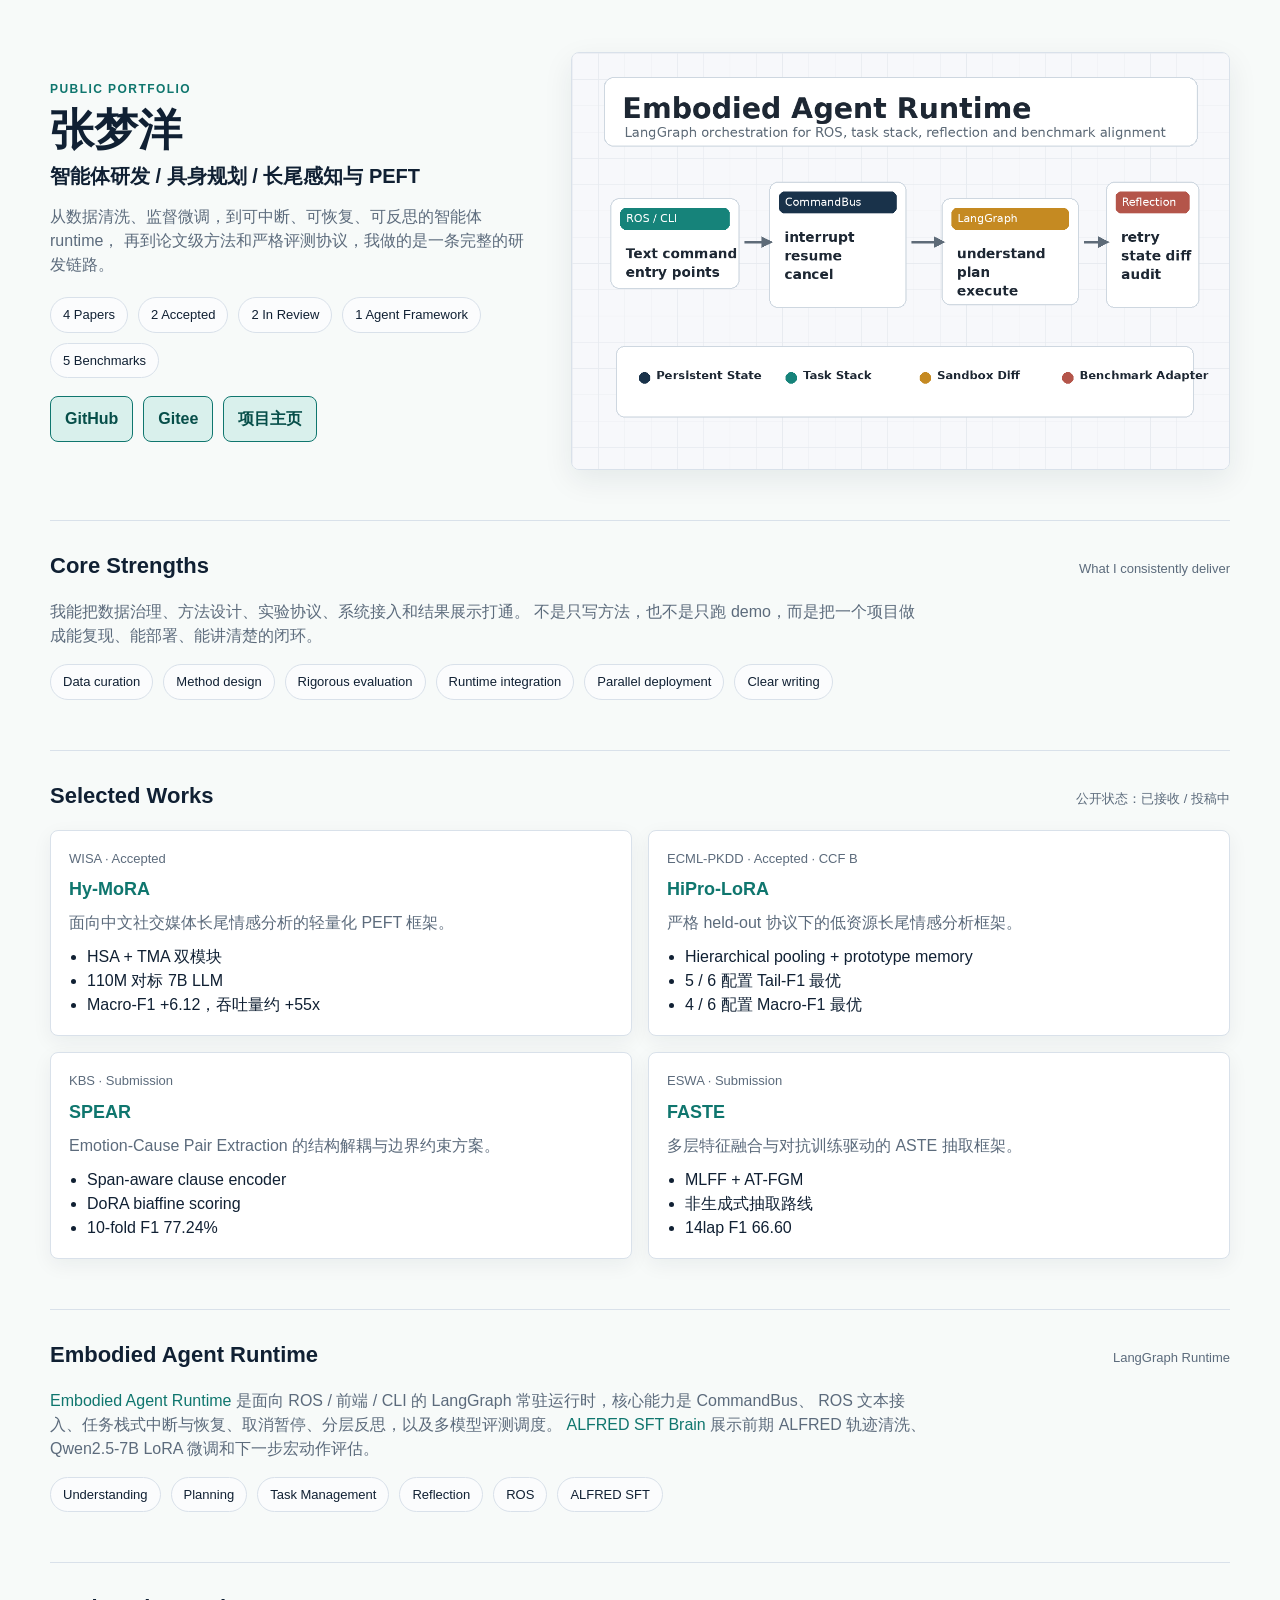
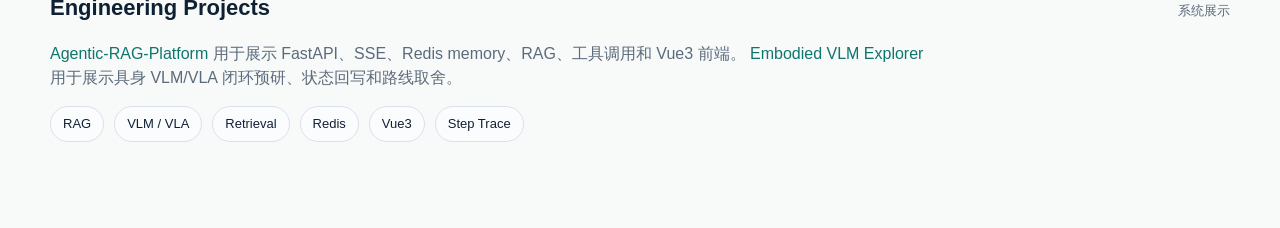
<file: index.html>
<!doctype html>
<html lang="zh-CN">
<head>
  <meta charset="utf-8">
  <meta name="viewport" content="width=device-width, initial-scale=1">
  <title>张梦洋 | Public Portfolio</title>
  <link rel="stylesheet" href="site/styles.css">
</head>
<body>
  <main class="page">
    <section class="hero">
      <div class="hero-grid">
        <div>
          <div class="eyebrow">PUBLIC PORTFOLIO</div>
          <h1>张梦洋</h1>
          <p class="lead">智能体研发 / 具身规划 / 长尾感知与 PEFT</p>
          <p class="summary">
            从数据清洗、监督微调，到可中断、可恢复、可反思的智能体 runtime，
            再到论文级方法和严格评测协议，我做的是一条完整的研发链路。
          </p>
          <div class="chips">
            <span>4 Papers</span>
            <span>2 Accepted</span>
            <span>2 In Review</span>
            <span>1 Agent Framework</span>
            <span>5 Benchmarks</span>
          </div>
          <div class="links">
            <a href="https://github.com/my420254">GitHub</a>
            <a href="https://gitee.com/my420254">Gitee</a>
            <a href="README.md">项目主页</a>
          </div>
        </div>
        <figure class="hero-visual">
          <img src="site/agent-runtime-visual.png" alt="Embodied Agent Runtime workflow">
        </figure>
      </div>
    </section>

    <section class="section">
      <div class="section-head">
        <h2>Core Strengths</h2>
        <span>What I consistently deliver</span>
      </div>
      <div class="feature">
        <p>
          我能把数据治理、方法设计、实验协议、系统接入和结果展示打通。
          不是只写方法，也不是只跑 demo，而是把一个项目做成能复现、能部署、能讲清楚的闭环。
        </p>
        <div class="mini-grid">
          <span>Data curation</span>
          <span>Method design</span>
          <span>Rigorous evaluation</span>
          <span>Runtime integration</span>
          <span>Parallel deployment</span>
          <span>Clear writing</span>
        </div>
      </div>
    </section>

    <section class="section">
      <div class="section-head">
        <h2>Selected Works</h2>
        <span>公开状态：已接收 / 投稿中</span>
      </div>

      <div class="grid">
        <article class="card">
          <div class="meta">WISA · Accepted</div>
          <h3><a href="https://github.com/my420254/Hy-Mora">Hy-MoRA</a></h3>
          <p>面向中文社交媒体长尾情感分析的轻量化 PEFT 框架。</p>
          <ul>
            <li>HSA + TMA 双模块</li>
            <li>110M 对标 7B LLM</li>
            <li>Macro-F1 +6.12，吞吐量约 +55x</li>
          </ul>
        </article>

        <article class="card">
          <div class="meta">ECML-PKDD · Accepted · CCF B</div>
          <h3><a href="https://github.com/my420254/HiPro-LoRA">HiPro-LoRA</a></h3>
          <p>严格 held-out 协议下的低资源长尾情感分析框架。</p>
          <ul>
            <li>Hierarchical pooling + prototype memory</li>
            <li>5 / 6 配置 Tail-F1 最优</li>
            <li>4 / 6 配置 Macro-F1 最优</li>
          </ul>
        </article>

        <article class="card">
          <div class="meta">KBS · Submission</div>
          <h3><a href="https://github.com/my420254/SPEAR">SPEAR</a></h3>
          <p>Emotion-Cause Pair Extraction 的结构解耦与边界约束方案。</p>
          <ul>
            <li>Span-aware clause encoder</li>
            <li>DoRA biaffine scoring</li>
            <li>10-fold F1 77.24%</li>
          </ul>
        </article>

        <article class="card">
          <div class="meta">ESWA · Submission</div>
          <h3><a href="https://github.com/my420254/FASTE">FASTE</a></h3>
          <p>多层特征融合与对抗训练驱动的 ASTE 抽取框架。</p>
          <ul>
            <li>MLFF + AT-FGM</li>
            <li>非生成式抽取路线</li>
            <li>14lap F1 66.60</li>
          </ul>
        </article>
      </div>
    </section>

    <section class="section">
      <div class="section-head">
        <h2>Embodied Agent Runtime</h2>
        <span>LangGraph Runtime</span>
      </div>
      <div class="feature">
        <p>
          <a href="https://github.com/my420254/Embodied-Agent-Runtime">Embodied Agent Runtime</a>
          是面向 ROS / 前端 / CLI 的 LangGraph 常驻运行时，核心能力是 CommandBus、
          ROS 文本接入、任务栈式中断与恢复、取消暂停、分层反思，以及多模型评测调度。
          <a href="https://github.com/my420254/ALFRED-SFT-Brain">ALFRED SFT Brain</a>
          展示前期 ALFRED 轨迹清洗、Qwen2.5-7B LoRA 微调和下一步宏动作评估。
        </p>
        <div class="mini-grid">
          <span>Understanding</span>
          <span>Planning</span>
          <span>Task Management</span>
          <span>Reflection</span>
          <span>ROS</span>
          <span>ALFRED SFT</span>
        </div>
      </div>
    </section>

    <section class="section">
      <div class="section-head">
        <h2>Engineering Projects</h2>
        <span>系统展示</span>
      </div>
      <div class="feature">
        <p>
          <a href="https://github.com/my420254/Agentic-RAG-Platform">Agentic-RAG-Platform</a>
          用于展示 FastAPI、SSE、Redis memory、RAG、工具调用和 Vue3 前端。
          <a href="https://github.com/my420254/Embodied-VLM-Explorer">Embodied VLM Explorer</a>
          用于展示具身 VLM/VLA 闭环预研、状态回写和路线取舍。
        </p>
        <div class="mini-grid">
          <span>RAG</span>
          <span>VLM / VLA</span>
          <span>Retrieval</span>
          <span>Redis</span>
          <span>Vue3</span>
          <span>Step Trace</span>
        </div>
      </div>
    </section>
  </main>
</body>
</html>
</file>
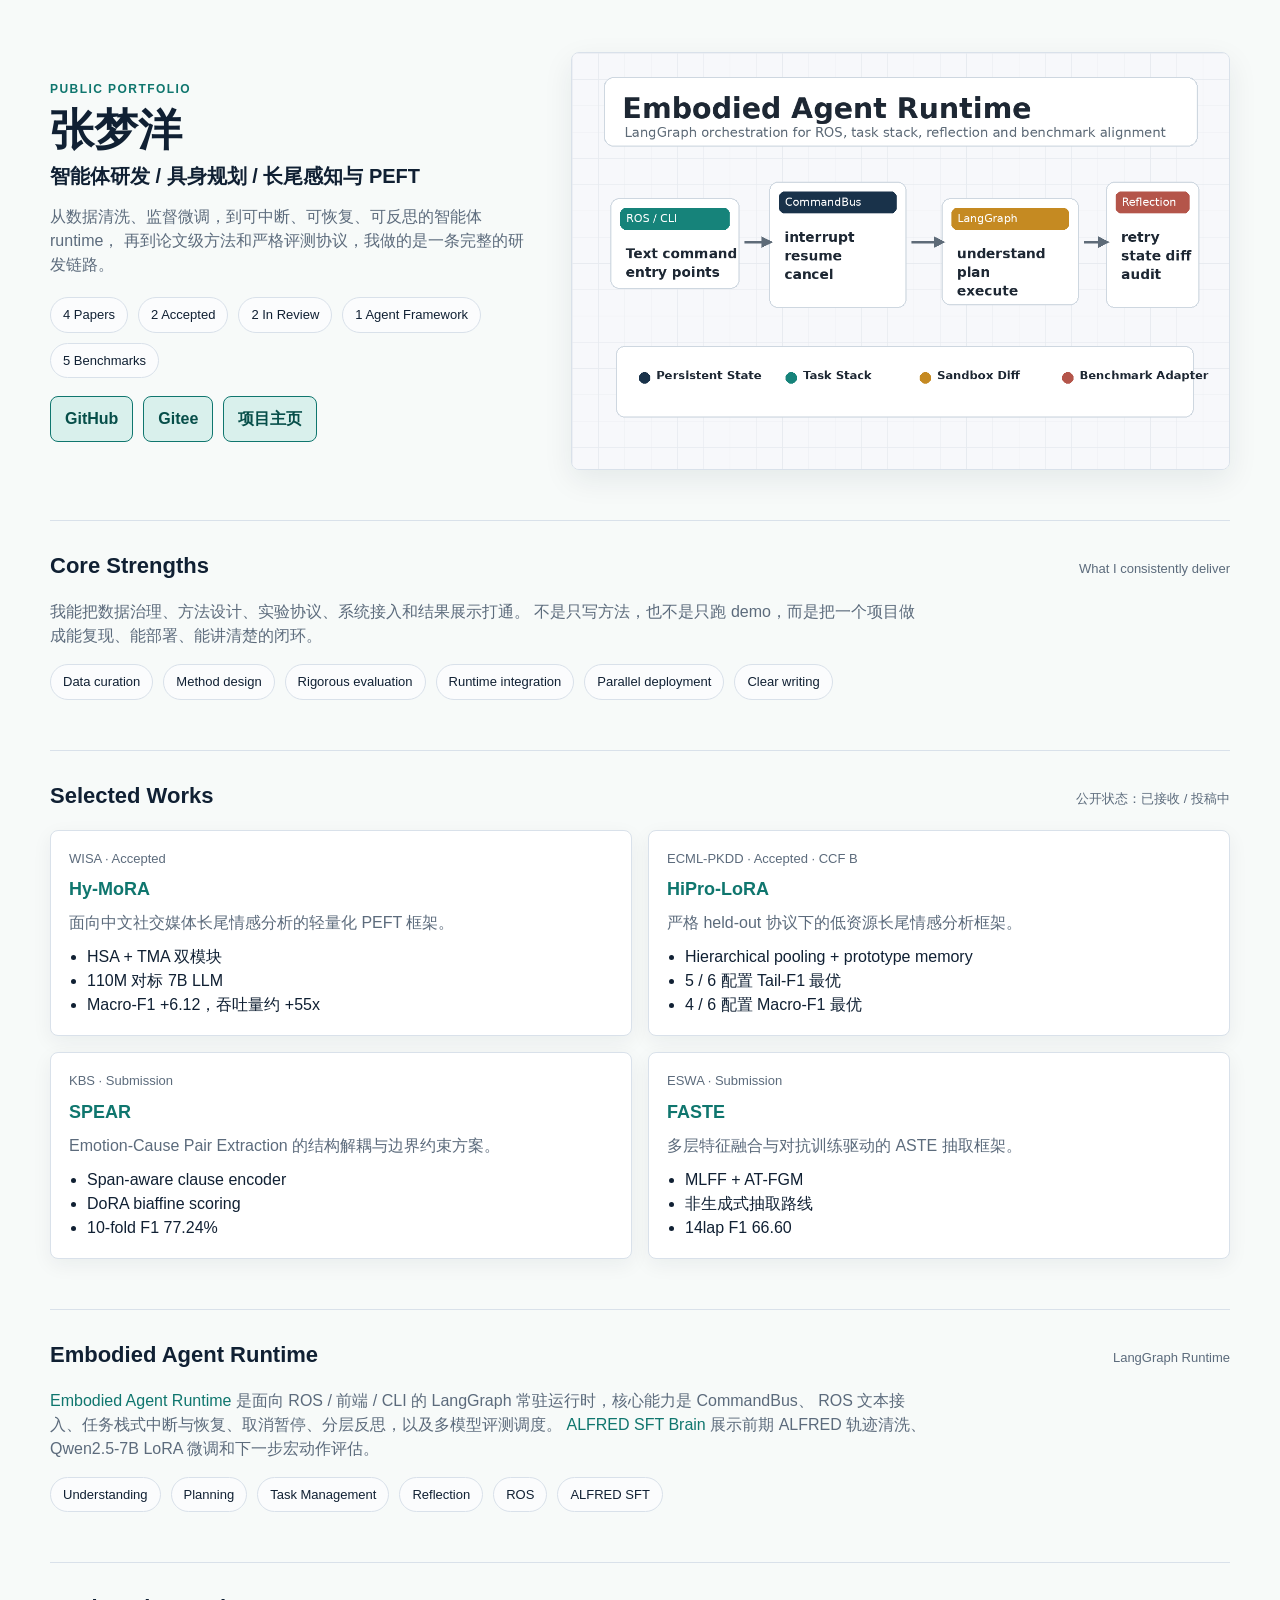
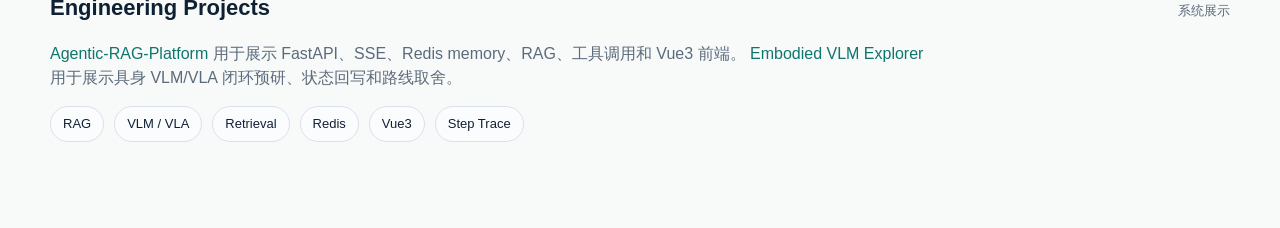
<file: site/index.html>
<!doctype html>
<html lang="zh-CN">
<head>
  <meta charset="utf-8">
  <meta name="viewport" content="width=device-width, initial-scale=1">
  <title>张梦洋 | Public Portfolio</title>
  <link rel="stylesheet" href="styles.css">
</head>
<body>
  <main class="page">
    <section class="hero">
      <div class="hero-grid">
        <div>
          <div class="eyebrow">PUBLIC PORTFOLIO</div>
          <h1>张梦洋</h1>
          <p class="lead">智能体研发 / 具身规划 / 长尾感知与 PEFT</p>
          <p class="summary">
            从数据清洗、监督微调，到可中断、可恢复、可反思的智能体 runtime，
            再到论文级方法和严格评测协议，我做的是一条完整的研发链路。
          </p>
          <div class="chips">
            <span>4 Papers</span>
            <span>2 Accepted</span>
            <span>2 In Review</span>
            <span>1 Agent Framework</span>
            <span>5 Benchmarks</span>
          </div>
          <div class="links">
            <a href="https://github.com/my420254">GitHub</a>
            <a href="https://gitee.com/my420254">Gitee</a>
            <a href="../README.md">项目主页</a>
          </div>
        </div>
        <figure class="hero-visual">
          <img src="agent-runtime-visual.png" alt="Embodied Agent Runtime workflow">
        </figure>
      </div>
    </section>

    <section class="section">
      <div class="section-head">
        <h2>Core Strengths</h2>
        <span>What I consistently deliver</span>
      </div>
      <div class="feature">
        <p>
          我能把数据治理、方法设计、实验协议、系统接入和结果展示打通。
          不是只写方法，也不是只跑 demo，而是把一个项目做成能复现、能部署、能讲清楚的闭环。
        </p>
        <div class="mini-grid">
          <span>Data curation</span>
          <span>Method design</span>
          <span>Rigorous evaluation</span>
          <span>Runtime integration</span>
          <span>Parallel deployment</span>
          <span>Clear writing</span>
        </div>
      </div>
    </section>

    <section class="section">
      <div class="section-head">
        <h2>Selected Works</h2>
        <span>公开状态：已接收 / 投稿中</span>
      </div>

      <div class="grid">
        <article class="card">
          <div class="meta">WISA · Accepted</div>
          <h3><a href="https://github.com/my420254/Hy-Mora">Hy-MoRA</a></h3>
          <p>面向中文社交媒体长尾情感分析的轻量化 PEFT 框架。</p>
          <ul>
            <li>HSA + TMA 双模块</li>
            <li>110M 对标 7B LLM</li>
            <li>Macro-F1 +6.12，吞吐量约 +55x</li>
          </ul>
        </article>

        <article class="card">
          <div class="meta">ECML-PKDD · Accepted · CCF B</div>
          <h3><a href="https://github.com/my420254/HiPro-LoRA">HiPro-LoRA</a></h3>
          <p>严格 held-out 协议下的低资源长尾情感分析框架。</p>
          <ul>
            <li>Hierarchical pooling + prototype memory</li>
            <li>5 / 6 配置 Tail-F1 最优</li>
            <li>4 / 6 配置 Macro-F1 最优</li>
          </ul>
        </article>

        <article class="card">
          <div class="meta">KBS · Submission</div>
          <h3><a href="https://github.com/my420254/SPEAR">SPEAR</a></h3>
          <p>Emotion-Cause Pair Extraction 的结构解耦与边界约束方案。</p>
          <ul>
            <li>Span-aware clause encoder</li>
            <li>DoRA biaffine scoring</li>
            <li>10-fold F1 77.24%</li>
          </ul>
        </article>

        <article class="card">
          <div class="meta">ESWA · Submission</div>
          <h3><a href="https://github.com/my420254/FASTE">FASTE</a></h3>
          <p>多层特征融合与对抗训练驱动的 ASTE 抽取框架。</p>
          <ul>
            <li>MLFF + AT-FGM</li>
            <li>非生成式抽取路线</li>
            <li>14lap F1 66.60</li>
          </ul>
        </article>
      </div>
    </section>

    <section class="section">
      <div class="section-head">
        <h2>Embodied Agent Runtime</h2>
        <span>LangGraph Runtime</span>
      </div>
      <div class="feature">
        <p>
          <a href="https://github.com/my420254/Embodied-Agent-Runtime">Embodied Agent Runtime</a>
          是面向 ROS / 前端 / CLI 的 LangGraph 常驻运行时，核心能力是 CommandBus、
          ROS 文本接入、任务栈式中断与恢复、取消暂停、分层反思，以及多模型评测调度。
          <a href="https://github.com/my420254/ALFRED-SFT-Brain">ALFRED SFT Brain</a>
          展示前期 ALFRED 轨迹清洗、Qwen2.5-7B LoRA 微调和下一步宏动作评估。
        </p>
        <div class="mini-grid">
          <span>Understanding</span>
          <span>Planning</span>
          <span>Task Management</span>
          <span>Reflection</span>
          <span>ROS</span>
          <span>ALFRED SFT</span>
        </div>
      </div>
    </section>

    <section class="section">
      <div class="section-head">
        <h2>Engineering Projects</h2>
        <span>系统展示</span>
      </div>
      <div class="feature">
        <p>
          <a href="https://github.com/my420254/Agentic-RAG-Platform">Agentic-RAG-Platform</a>
          用于展示 FastAPI、SSE、Redis memory、RAG、工具调用和 Vue3 前端。
          <a href="https://github.com/my420254/Embodied-VLM-Explorer">Embodied VLM Explorer</a>
          用于展示具身 VLM/VLA 闭环预研、状态回写和路线取舍。
        </p>
        <div class="mini-grid">
          <span>RAG</span>
          <span>VLM / VLA</span>
          <span>Retrieval</span>
          <span>Redis</span>
          <span>Vue3</span>
          <span>Step Trace</span>
        </div>
      </div>
    </section>
  </main>
</body>
</html>
</file>
<file: site/styles.css>
:root {
  color-scheme: light;
  --bg: #f7faf9;
  --panel: #ffffff;
  --text: #102033;
  --muted: #5c6b7c;
  --line: #d9e1ea;
  --accent: #0f766e;
  --accent-weak: #d9f0ec;
  --shadow: 0 10px 30px rgba(16, 32, 51, 0.08);
}

* {
  box-sizing: border-box;
}

html, body {
  margin: 0;
  padding: 0;
  background: var(--bg);
  color: var(--text);
  font-family: Inter, "PingFang SC", "Microsoft YaHei", Arial, sans-serif;
  line-height: 1.5;
}

a {
  color: inherit;
  text-decoration: none;
}

.page {
  width: min(1180px, calc(100% - 32px));
  margin: 0 auto;
  padding: 34px 0 56px;
}

.hero {
  padding: 18px 0 30px;
}

.hero-grid {
  display: grid;
  grid-template-columns: minmax(0, 0.85fr) minmax(420px, 1.15fr);
  gap: 34px;
  align-items: center;
}

.hero-visual {
  margin: 0;
}

.hero-visual img {
  display: block;
  width: 100%;
  height: auto;
  border: 1px solid var(--line);
  border-radius: 8px;
  box-shadow: var(--shadow);
}

.eyebrow {
  font-size: 12px;
  letter-spacing: 0.12em;
  color: var(--accent);
  font-weight: 700;
}

h1 {
  margin: 8px 0 8px;
  font-size: 44px;
  line-height: 1.08;
}

.lead {
  margin: 0;
  font-size: 20px;
  font-weight: 600;
}

.summary {
  max-width: 760px;
  margin: 14px 0 0;
  color: var(--muted);
  font-size: 16px;
}

.chips,
.links,
.mini-grid {
  display: flex;
  flex-wrap: wrap;
  gap: 10px;
}

.chips {
  margin-top: 20px;
}

.chips span,
.mini-grid span {
  border: 1px solid var(--line);
  background: #fbfcfd;
  color: var(--text);
  border-radius: 999px;
  padding: 7px 12px;
  font-size: 13px;
}

.links {
  margin-top: 18px;
}

.links a {
  border: 1px solid var(--accent);
  background: var(--accent-weak);
  color: #064e49;
  border-radius: 8px;
  padding: 10px 14px;
  font-weight: 600;
}

.section {
  border-top: 1px solid var(--line);
  margin-top: 20px;
  padding: 28px 0 30px;
}

.section-head {
  display: flex;
  justify-content: space-between;
  align-items: baseline;
  gap: 16px;
  margin-bottom: 18px;
}

.section-head h2 {
  margin: 0;
  font-size: 22px;
}

.section-head span,
.meta {
  color: var(--muted);
  font-size: 13px;
}

.grid {
  display: grid;
  grid-template-columns: repeat(2, minmax(0, 1fr));
  gap: 16px;
}

.card {
  border: 1px solid var(--line);
  border-radius: 8px;
  padding: 18px;
  background: #ffffff;
  box-shadow: 0 6px 20px rgba(16, 32, 51, 0.06);
}

.card h3 {
  margin: 8px 0 8px;
  font-size: 18px;
}

.card h3 a,
.feature a {
  color: var(--accent);
}

.card p {
  margin: 0 0 10px;
  color: var(--muted);
}

.card ul {
  margin: 0;
  padding-left: 18px;
  color: var(--text);
}

.feature p {
  margin: 0 0 16px;
  max-width: 880px;
  color: var(--muted);
}

@media (max-width: 820px) {
  h1 {
    font-size: 34px;
  }

  .hero-grid {
    grid-template-columns: 1fr;
  }

  .grid {
    grid-template-columns: 1fr;
  }

  .section-head {
    flex-direction: column;
    align-items: flex-start;
  }
}
</file>
